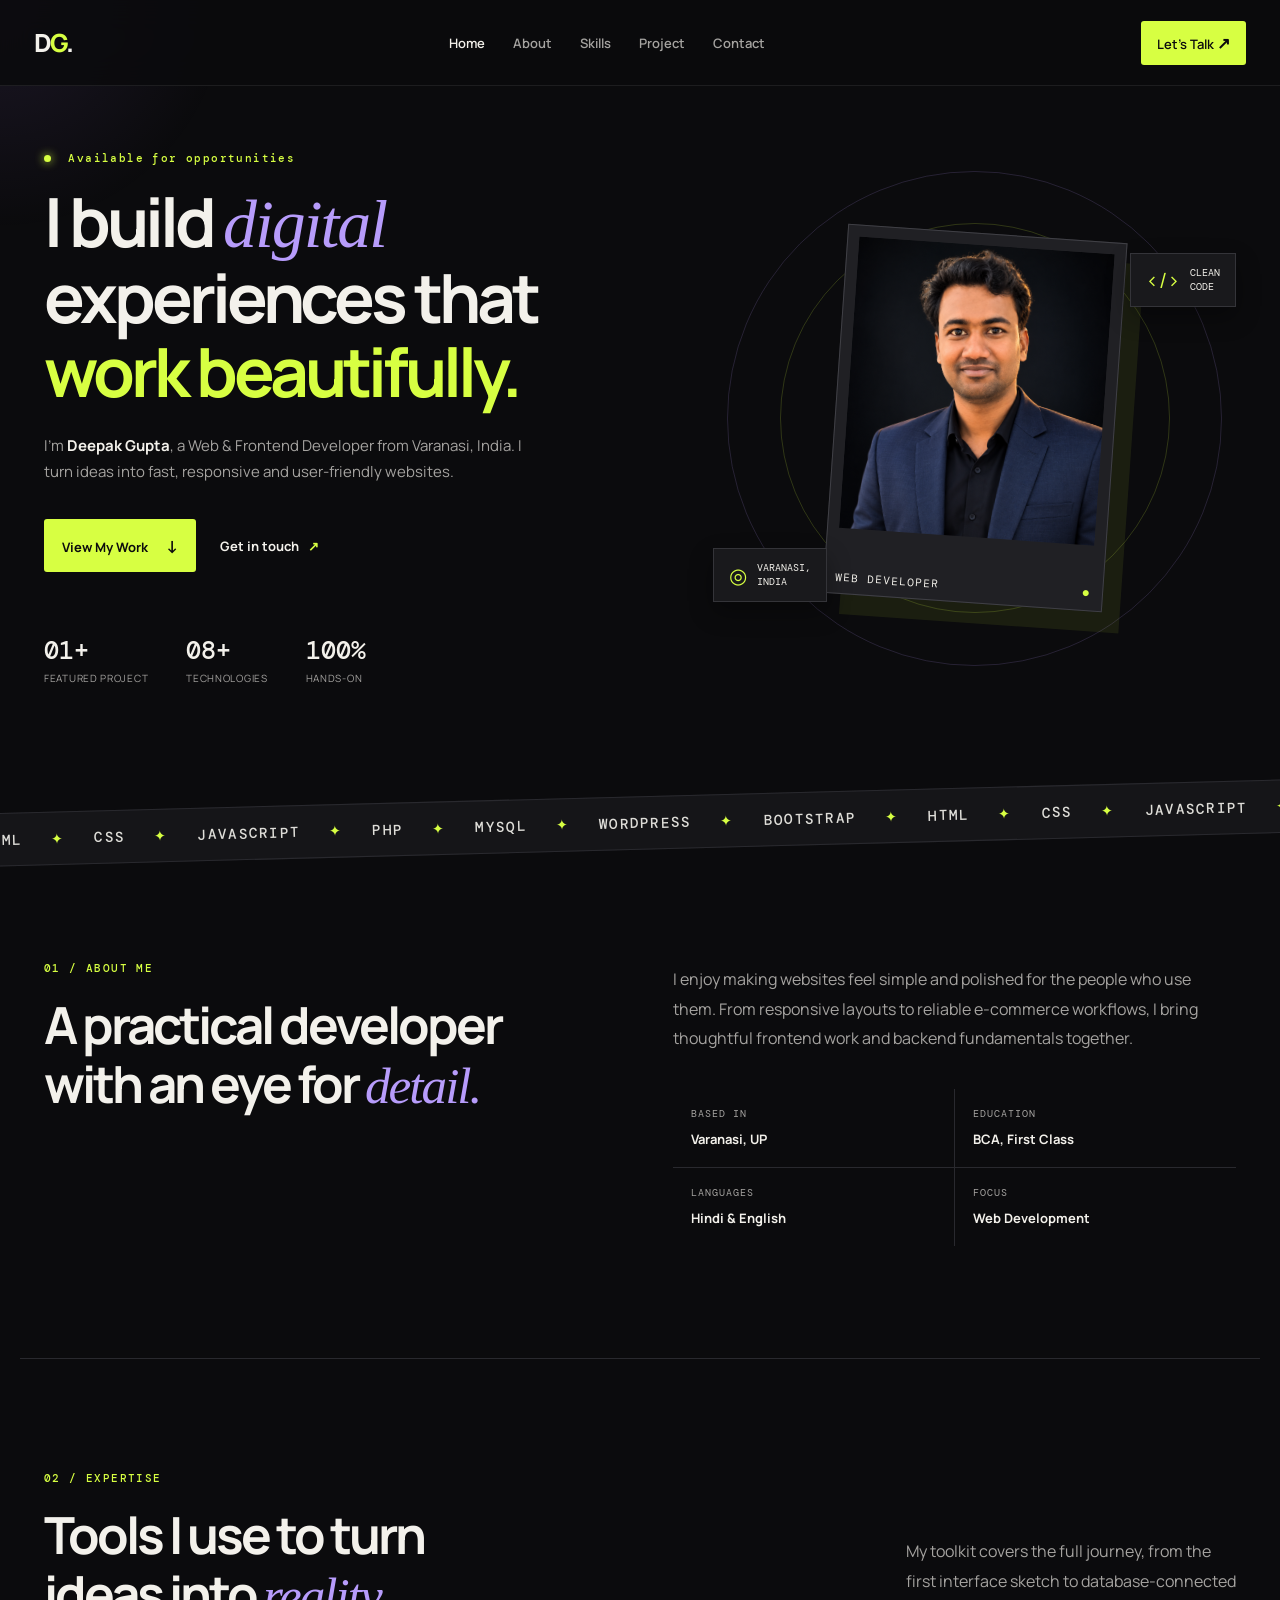
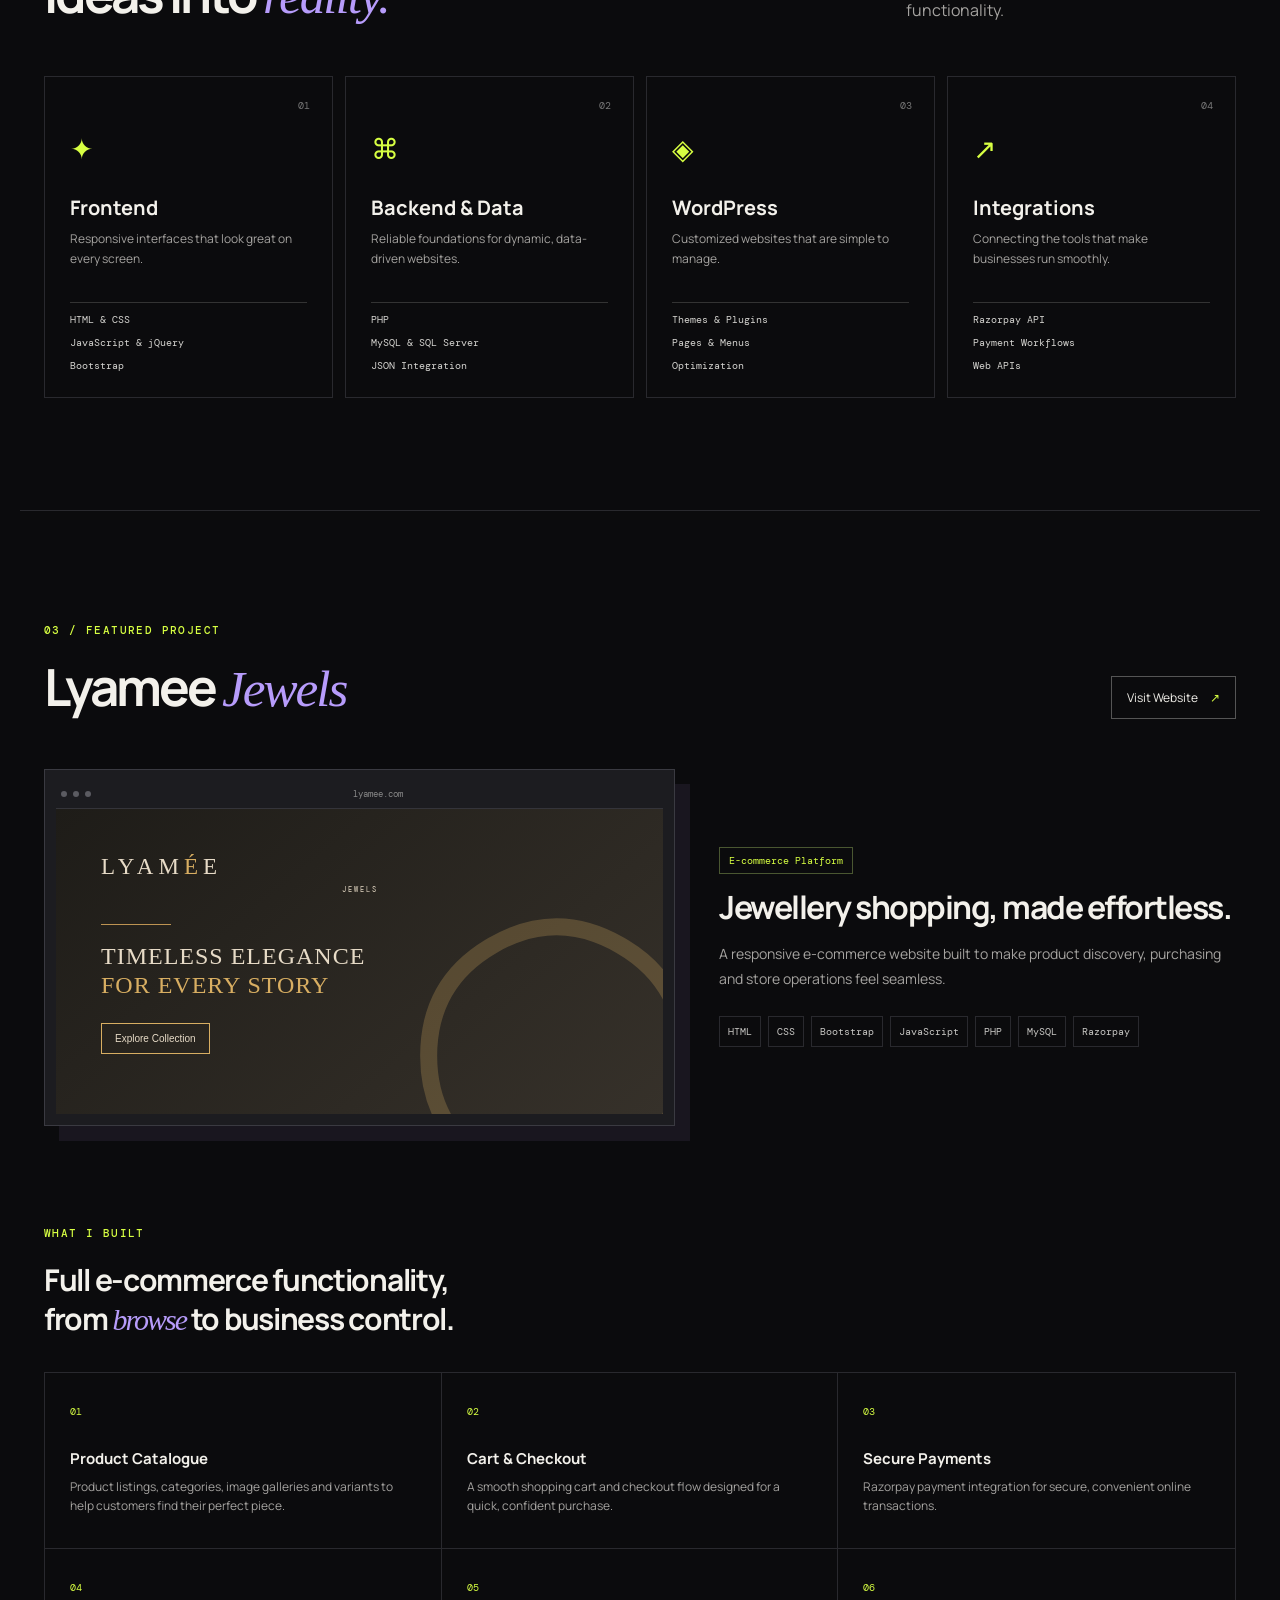
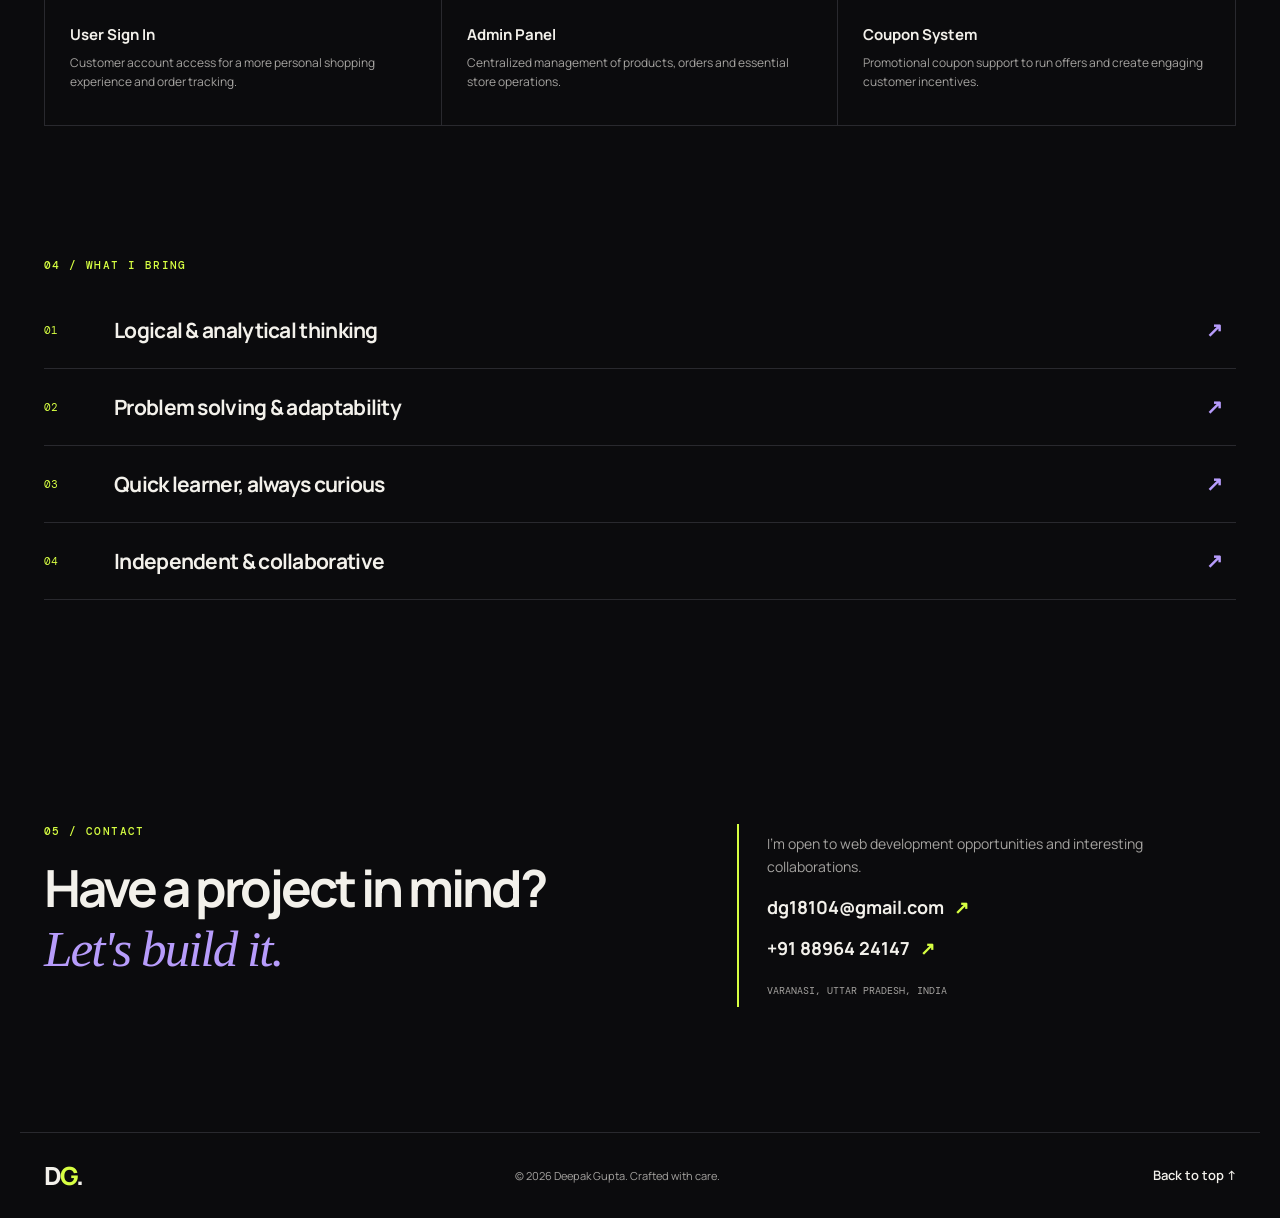
<file: index.html>
<!DOCTYPE html>
<html lang="en">
<head>
  <meta charset="UTF-8" />
  <meta name="viewport" content="width=device-width, initial-scale=1.0" />
  <meta name="description" content="Deepak Gupta - Web and Frontend Developer portfolio." />
  <title>Deepak Gupta | Web Developer</title>
  <link rel="preconnect" href="https://fonts.googleapis.com" />
  <link rel="preconnect" href="https://fonts.gstatic.com" crossorigin />
  <link href="https://fonts.googleapis.com/css2?family=DM+Mono:wght@400;500&family=Manrope:wght@400;500;600;700;800&display=swap" rel="stylesheet" />
  <link rel="stylesheet" href="style.css" />
</head>
<body>
  <div class="cursor-glow"></div>
  <header class="site-header">
    <a class="logo" href="#home" aria-label="Deepak Gupta home">D<span>G</span>.</a>
    <button class="menu-toggle" aria-label="Open navigation" aria-expanded="false"><span></span><span></span></button>
    <nav class="nav-links" aria-label="Main navigation">
      <a class="active" href="#home">Home</a><a href="#about">About</a><a href="#skills">Skills</a><a href="#project">Project</a><a href="#contact">Contact</a>
    </nav>
    <a class="nav-cta" href="#contact">Let's Talk <span>↗</span></a>
  </header>

  <main>
    <section class="hero section" id="home">
      <div class="hero-copy">
        <p class="eyebrow"><span></span> Available for opportunities</p>
        <h1>I build <em>digital</em><br />experiences that<br /><strong>work beautifully.</strong></h1>
        <p class="hero-text">I'm <b>Deepak Gupta</b>, a Web &amp; Frontend Developer from Varanasi, India. I turn ideas into fast, responsive and user-friendly websites.</p>
        <div class="hero-actions"><a class="button primary" href="#project">View My Work <span>↓</span></a><a class="button text-button" href="#contact">Get in touch <span>↗</span></a></div>
        <div class="quick-stats"><div><strong>01+</strong><span>Featured Project</span></div><div><strong>08+</strong><span>Technologies</span></div><div><strong>100%</strong><span>Hands-on</span></div></div>
      </div>
      <div class="hero-visual">
        <div class="orbit orbit-one"></div><div class="orbit orbit-two"></div>
        <div class="profile-card">
<div class="profile-image" id="profileImage">
  <img src="my-photo.png" alt="Deepak Gupta profile photo">
</div>
          
          <input type="file" id="photoInput" accept="image/*" hidden />
          <div class="profile-caption"><span>Web Developer</span><i>●</i></div>
        </div>
        <div class="floating-card code-card"><span>&lt;/&gt;</span><p>Clean<br />Code</p></div>
        <div class="floating-card location-card"><span>◎</span><p>Varanasi,<br />India</p></div>
      </div>
    </section>

    <section class="marquee" aria-label="Skills"><div>HTML <i>✦</i> CSS <i>✦</i> JAVASCRIPT <i>✦</i> PHP <i>✦</i> MYSQL <i>✦</i> WORDPRESS <i>✦</i> BOOTSTRAP <i>✦</i> HTML <i>✦</i> CSS <i>✦</i> JAVASCRIPT <i>✦</i></div></section>

    <section class="about section" id="about">
      <div><p class="section-kicker">01 / ABOUT ME</p><h2>A practical developer with an eye for <em>detail.</em></h2></div>
      <div class="about-right"><p>I enjoy making websites feel simple and polished for the people who use them. From responsive layouts to reliable e-commerce workflows, I bring thoughtful frontend work and backend fundamentals together.</p><div class="info-grid"><div><small>Based in</small><strong>Varanasi, UP</strong></div><div><small>Education</small><strong>BCA, First Class</strong></div><div><small>Languages</small><strong>Hindi &amp; English</strong></div><div><small>Focus</small><strong>Web Development</strong></div></div></div>
    </section>

    <section class="skills section" id="skills">
      <div class="section-heading"><div><p class="section-kicker">02 / EXPERTISE</p><h2>Tools I use to turn<br />ideas into <em>reality.</em></h2></div><p>My toolkit covers the full journey, from the first interface sketch to database-connected functionality.</p></div>
      <div class="skill-grid">
        <article class="skill-card"><span class="card-number">01</span><div class="skill-icon">✦</div><h3>Frontend</h3><p>Responsive interfaces that look great on every screen.</p><ul><li>HTML &amp; CSS</li><li>JavaScript &amp; jQuery</li><li>Bootstrap</li></ul></article>
        <article class="skill-card"><span class="card-number">02</span><div class="skill-icon">⌘</div><h3>Backend &amp; Data</h3><p>Reliable foundations for dynamic, data-driven websites.</p><ul><li>PHP</li><li>MySQL &amp; SQL Server</li><li>JSON Integration</li></ul></article>
        <article class="skill-card"><span class="card-number">03</span><div class="skill-icon">◈</div><h3>WordPress</h3><p>Customized websites that are simple to manage.</p><ul><li>Themes &amp; Plugins</li><li>Pages &amp; Menus</li><li>Optimization</li></ul></article>
        <article class="skill-card"><span class="card-number">04</span><div class="skill-icon">↗</div><h3>Integrations</h3><p>Connecting the tools that make businesses run smoothly.</p><ul><li>Razorpay API</li><li>Payment Workflows</li><li>Web APIs</li></ul></article>
      </div>
    </section>

    <section class="project section" id="project">
      <div class="section-heading"><div><p class="section-kicker">03 / FEATURED PROJECT</p><h2>Lyamee <em>Jewels</em></h2></div><a class="outline-link" href="https://www.lyamee.com" target="_blank" rel="noopener">Visit Website <span>↗</span></a></div>
      <div class="project-showcase"><div class="browser"><div class="browser-bar"><span></span><span></span><span></span><p>lyamee.com</p></div><div class="browser-content"><div class="jewel-logo">LYAM<span>É</span>E <small>JEWELS</small></div><div class="jewel-line"></div><p>TIMELESS ELEGANCE<br /><b>FOR EVERY STORY</b></p><button>Explore Collection</button><div class="ring-shape">◯</div></div></div><div class="project-detail"><span class="pill">E-commerce Platform</span><h3>Jewellery shopping, made effortless.</h3><p>A responsive e-commerce website built to make product discovery, purchasing and store operations feel seamless.</p><div class="tech-tags"><span>HTML</span><span>CSS</span><span>Bootstrap</span><span>JavaScript</span><span>PHP</span><span>MySQL</span><span>Razorpay</span></div></div></div>
      <div class="features-title"><p class="section-kicker">WHAT I BUILT</p><h3>Full e-commerce functionality,<br />from <em>browse</em> to business control.</h3></div>
      <div class="feature-grid">
        <article><span>01</span><h4>Product Catalogue</h4><p>Product listings, categories, image galleries and variants to help customers find their perfect piece.</p></article>
        <article><span>02</span><h4>Cart &amp; Checkout</h4><p>A smooth shopping cart and checkout flow designed for a quick, confident purchase.</p></article>
        <article><span>03</span><h4>Secure Payments</h4><p>Razorpay payment integration for secure, convenient online transactions.</p></article>
        <article><span>04</span><h4>User Sign In</h4><p>Customer account access for a more personal shopping experience and order tracking.</p></article>
        <article><span>05</span><h4>Admin Panel</h4><p>Centralized management of products, orders and essential store operations.</p></article>
        <article><span>06</span><h4>Coupon System</h4><p>Promotional coupon support to run offers and create engaging customer incentives.</p></article>
      </div>
    </section>

    <section class="strengths section"><p class="section-kicker">04 / WHAT I BRING</p><div class="strength-row"><span>01</span><h3>Logical &amp; analytical thinking</h3><b>↗</b></div><div class="strength-row"><span>02</span><h3>Problem solving &amp; adaptability</h3><b>↗</b></div><div class="strength-row"><span>03</span><h3>Quick learner, always curious</h3><b>↗</b></div><div class="strength-row"><span>04</span><h3>Independent &amp; collaborative</h3><b>↗</b></div></section>

    <section class="contact section" id="contact"><div><p class="section-kicker">05 / CONTACT</p><h2>Have a project in mind?<br /><em>Let's build it.</em></h2></div><div class="contact-card"><p>I'm open to web development opportunities and interesting collaborations.</p><a href="mailto:dg18104@gmail.com">dg18104@gmail.com <span>↗</span></a><a href="tel:+918896424147">+91 88964 24147 <span>↗</span></a><small>Varanasi, Uttar Pradesh, India</small></div></section>
  </main>
  <footer><a class="logo" href="#home">D<span>G</span>.</a><p>© <span id="year"></span> Deepak Gupta. Crafted with care.</p><a href="#home">Back to top ↑</a></footer>
  <script src="script.js"></script>
</body>
</html>
</file>
<file: style.css>
:root{--bg:#0b0b0d;--surface:#131316;--line:#29292e;--text:#f3f1eb;--muted:#a5a3a0;--lime:#d7ff42;--accent:#b79cfb}*{box-sizing:border-box}html{scroll-behavior:smooth}body{margin:0;background:var(--bg);color:var(--text);font-family:Manrope,Arial,sans-serif;overflow-x:hidden}.cursor-glow{position:fixed;width:500px;height:500px;border-radius:50%;background:radial-gradient(circle,rgba(174,126,255,.1),transparent 65%);pointer-events:none;transform:translate(-50%,-50%);z-index:-1}.site-header{height:86px;max-width:1320px;margin:auto;padding:0 34px;display:flex;align-items:center;justify-content:space-between;border-bottom:1px solid rgba(255,255,255,.08);position:sticky;top:0;background:rgba(11,11,13,.88);backdrop-filter:blur(16px);z-index:20}.logo{font-weight:800;font-size:25px;text-decoration:none;color:var(--text);letter-spacing:-2px}.logo span{color:var(--lime)}.nav-links{display:flex;gap:28px}.nav-links a,.nav-cta,footer a{color:var(--muted);text-decoration:none;font-size:13px;font-weight:600}.nav-links a:hover,.nav-links .active{color:var(--text)}.nav-cta{color:var(--bg);background:var(--lime);padding:11px 16px;border-radius:3px}.nav-cta span{font-size:16px}.menu-toggle{display:none}.section{max-width:1240px;margin:auto;padding:112px 24px}.hero{min-height:690px;display:grid;grid-template-columns:1.1fr .9fr;align-items:center;gap:30px;padding-top:65px}.eyebrow,.section-kicker{font:500 11px 'DM Mono',monospace;letter-spacing:1.4px;color:var(--lime);margin:0 0 20px}.eyebrow span{display:inline-block;width:7px;height:7px;background:var(--lime);border-radius:50%;margin-right:9px;box-shadow:0 0 10px var(--lime)}h1,h2,h3,h4,p{margin-top:0}h1{font-size:clamp(48px,5.3vw,76px);line-height:1.08;letter-spacing:-4px;margin-bottom:25px}h1 em,h2 em,.features-title em{font-family:Georgia,serif;font-weight:400;color:var(--accent);letter-spacing:-2px}h1 strong{color:var(--lime)}.hero-text{max-width:490px;color:var(--muted);line-height:1.75;font-size:15px}.hero-text b{color:var(--text)}.hero-actions{display:flex;align-items:center;gap:24px;margin-top:34px}.button{font-size:13px;font-weight:700;text-decoration:none}.primary{color:var(--bg);background:var(--lime);padding:15px 18px;border-radius:3px}.primary span{margin-left:15px;font-size:17px}.text-button{color:var(--text)}.text-button span{color:var(--lime);margin-left:6px}.quick-stats{display:flex;gap:38px;margin-top:62px}.quick-stats div{display:flex;flex-direction:column;gap:4px}.quick-stats strong{font:500 25px 'DM Mono',monospace}.quick-stats span{font-size:10px;color:var(--muted);text-transform:uppercase;letter-spacing:.7px}.hero-visual{min-height:520px;position:relative;display:grid;place-items:center}.orbit{position:absolute;border:1px solid rgba(215,255,66,.18);border-radius:50%;width:390px;height:390px}.orbit-two{width:495px;height:495px;border-color:rgba(183,156,251,.16)}.profile-card{width:280px;height:370px;background:#202024;border:1px solid #404046;position:relative;transform:rotate(4deg);padding:11px;box-shadow:18px 20px 0 rgba(215,255,66,.08)}.profile-image{height:292px;background:linear-gradient(135deg,#45454a,#1d1d20);display:grid;place-items:center;overflow:hidden}.profile-image img{width:100%;height:100%;object-fit:cover}.profile-placeholder{text-align:center;color:#c7c7cb}.profile-placeholder span{font-size:62px;letter-spacing:-6px;font-weight:800;color:var(--lime);display:block}.profile-placeholder small{text-transform:uppercase;font:10px 'DM Mono';letter-spacing:1.6px}.photo-upload{position:absolute;top:265px;left:50%;transform:translateX(-50%);white-space:nowrap;color:var(--bg);background:var(--lime);font-size:10px;font-weight:800;padding:8px 11px;cursor:pointer}.profile-caption{height:56px;display:flex;justify-content:space-between;align-items:flex-end;font:11px 'DM Mono';text-transform:uppercase;letter-spacing:1px}.profile-caption i{font-style:normal;color:var(--lime);font-size:14px}.floating-card{position:absolute;background:#19191c;border:1px solid #343439;padding:12px 15px;display:flex;gap:10px;align-items:center;box-shadow:0 10px 25px #0005}.floating-card span{font-size:21px;color:var(--lime)}.floating-card p{margin:0;font-size:10px;line-height:1.4;font-family:'DM Mono';text-transform:uppercase}.code-card{right:0;top:95px}.location-card{left:0;bottom:76px}.marquee{overflow:hidden;border-top:1px solid var(--line);border-bottom:1px solid var(--line);white-space:nowrap;padding:16px 0;transform:rotate(-1.5deg) scale(1.03);background:#151518}.marquee div{font:500 14px 'DM Mono';letter-spacing:2px;color:#deddd8;animation:slide 30s linear infinite}.marquee i{font-style:normal;color:var(--lime);margin:0 18px}@keyframes slide{to{transform:translateX(-50%)}}.about{display:grid;grid-template-columns:.85fr 1fr;gap:150px;border-bottom:1px solid var(--line)}h2{font-size:clamp(34px,4vw,55px);line-height:1.15;letter-spacing:-3px;margin:0}.about-right>p,.section-heading>p{color:var(--muted);font-size:16px;line-height:1.85;margin:4px 0 35px}.info-grid{display:grid;grid-template-columns:1fr 1fr;gap:1px;background:var(--line)}.info-grid div{background:var(--bg);padding:18px}.info-grid small{display:block;color:var(--muted);font:10px 'DM Mono';text-transform:uppercase;letter-spacing:1px;margin-bottom:7px}.info-grid strong{font-size:13px}.section-heading{display:flex;justify-content:space-between;align-items:end;margin-bottom:50px}.section-heading>p{max-width:330px;margin-bottom:0}.skill-grid{display:grid;grid-template-columns:repeat(4,1fr);gap:12px}.skill-card{border:1px solid var(--line);padding:25px;min-height:310px;position:relative;transition:.25s}.skill-card:hover,.skill-card.featured{background:#1a1a1d;border-color:#55555d;transform:translateY(-5px)}.card-number{position:absolute;right:22px;top:22px;color:#777;font:10px 'DM Mono'}.skill-icon{font-size:28px;color:var(--lime);margin:27px 0}.skill-card h3{font-size:20px;margin-bottom:8px}.skill-card p{font-size:12px;color:var(--muted);line-height:1.65;min-height:58px}.skill-card ul{padding:0;margin:15px 0 0;list-style:none;border-top:1px solid #333}.skill-card li{font:10px 'DM Mono';padding-top:10px;color:#d5d4d0}.project{border-top:1px solid var(--line)}.outline-link{border:1px solid #555;color:var(--text);font-size:12px;text-decoration:none;padding:12px 15px}.outline-link span{color:var(--lime);margin-left:10px}.project-showcase{display:grid;grid-template-columns:1.1fr .9fr;gap:44px;align-items:center}.browser{padding:11px;background:#1c1c20;border:1px solid #3a3a41;box-shadow:15px 15px 0 rgba(183,156,251,.08)}.browser-bar{height:28px;display:flex;align-items:center;gap:6px;border-bottom:1px solid #34343a;padding:0 5px}.browser-bar span{width:6px;height:6px;background:#5b5b61;border-radius:50%}.browser-bar p{margin:0 auto;font:9px 'DM Mono';color:#888}.browser-content{height:305px;background:linear-gradient(140deg,#1e1c18,#36312a);position:relative;padding:45px;color:#e7dbc7;overflow:hidden}.jewel-logo{font-family:Georgia,serif;letter-spacing:5px;font-size:23px}.jewel-logo span{color:#d8ae62}.jewel-logo small{font:7px 'DM Mono';letter-spacing:2px;display:block;text-align:center;margin-top:5px}.jewel-line{height:1px;background:#bd9352;width:70px;margin:30px 0 17px}.browser-content>p{font-family:Georgia,serif;font-size:24px;line-height:1.2;letter-spacing:1px}.browser-content>p b{color:#d8ae62;font-weight:normal}.browser-content button{border:1px solid #d8ae62;background:transparent;color:#e7dbc7;font-size:10px;padding:9px 13px}.ring-shape{position:absolute;right:-44px;bottom:-93px;font-size:270px;color:#d8ae62;opacity:.25}.project-detail .pill{font:10px 'DM Mono';color:var(--lime);border:1px solid #4a5731;padding:6px 9px}.project-detail h3{font-size:32px;letter-spacing:-1.5px;line-height:1.15;margin:20px 0 16px}.project-detail p{font-size:14px;line-height:1.75;color:var(--muted)}.tech-tags{display:flex;flex-wrap:wrap;gap:7px;margin-top:25px}.tech-tags span{font:10px 'DM Mono';border:1px solid var(--line);padding:8px;color:#c8c7c4}.features-title{margin:100px 0 33px}.features-title h3{font-size:30px;line-height:1.3;letter-spacing:-1.3px;margin:0}.feature-grid{display:grid;grid-template-columns:repeat(3,1fr);border:1px solid var(--line)}.feature-grid article{padding:25px;border-right:1px solid var(--line);border-bottom:1px solid var(--line);min-height:176px}.feature-grid article:nth-child(3n){border-right:none}.feature-grid article:nth-last-child(-n+3){border-bottom:none}.feature-grid span{font:10px 'DM Mono';color:var(--lime)}.feature-grid h4{font-size:15px;margin:28px 0 8px}.feature-grid p{font-size:12px;line-height:1.6;color:var(--muted);margin:0}.strengths{padding-top:20px}.strength-row{border-bottom:1px solid var(--line);display:grid;grid-template-columns:70px 1fr 30px;align-items:center;padding:24px 0}.strength-row span{font:11px 'DM Mono';color:var(--lime)}.strength-row h3{font-size:21px;margin:0;letter-spacing:-.7px}.strength-row b{color:var(--accent);font-size:20px}.contact{display:grid;grid-template-columns:1fr .8fr;gap:70px;padding-bottom:125px}.contact-card{border-left:2px solid var(--lime);padding:8px 0 8px 28px;align-self:end}.contact-card p{color:var(--muted);line-height:1.65;font-size:14px}.contact-card a{display:block;text-decoration:none;color:var(--text);font-size:18px;font-weight:700;margin:17px 0}.contact-card a span{color:var(--lime);margin-left:6px}.contact-card small{font:10px 'DM Mono';color:var(--muted);text-transform:uppercase}footer{max-width:1240px;margin:auto;padding:25px 24px;border-top:1px solid var(--line);display:flex;justify-content:space-between;align-items:center}footer p{margin:0;color:var(--muted);font-size:11px}footer a:last-child{color:var(--text)}
@media(max-width:800px){.site-header{height:70px;padding:0 20px}.nav-cta{display:none}.menu-toggle{display:block;background:none;border:0;padding:6px}.menu-toggle span{display:block;width:23px;height:1px;background:#fff;margin:6px}.nav-links{position:absolute;top:70px;left:0;right:0;background:#131316;border-bottom:1px solid var(--line);padding:20px;display:none;flex-direction:column;gap:17px}.nav-links.open{display:flex}.hero{grid-template-columns:1fr;padding-top:48px;min-height:auto}.hero-visual{min-height:460px;order:-1}.profile-card{transform:rotate(2deg)}h1{letter-spacing:-2.8px}.quick-stats{gap:22px;margin-top:40px}.section{padding:75px 20px}.about,.contact{grid-template-columns:1fr;gap:35px}.section-heading{display:block}.section-heading>p{margin-top:18px}.skill-grid{grid-template-columns:1fr 1fr}.project-showcase{grid-template-columns:1fr;gap:30px}.feature-grid{grid-template-columns:1fr 1fr}.feature-grid article:nth-child(3n){border-right:1px solid var(--line)}.feature-grid article:nth-child(2n){border-right:none}.feature-grid article:nth-last-child(-n+3){border-bottom:1px solid var(--line)}.feature-grid article:nth-last-child(-n+2){border-bottom:none}.features-title{margin-top:70px}footer{gap:15px}.contact{padding-bottom:75px}}@media(max-width:480px){.hero-visual{transform:scale(.84);margin:-30px -45px}.skill-grid,.feature-grid{grid-template-columns:1fr}.feature-grid article,.feature-grid article:nth-child(3n){border-right:none!important;border-bottom:1px solid var(--line)!important}.feature-grid article:last-child{border-bottom:none!important}.browser-content{height:270px}.browser-content>p{font-size:20px}.quick-stats strong{font-size:20px}.quick-stats{justify-content:space-between}.quick-stats span{font-size:8px}.strength-row{grid-template-columns:42px 1fr 25px}.strength-row h3{font-size:16px}.info-grid{grid-template-columns:1fr}footer p{display:none}}
</file>
